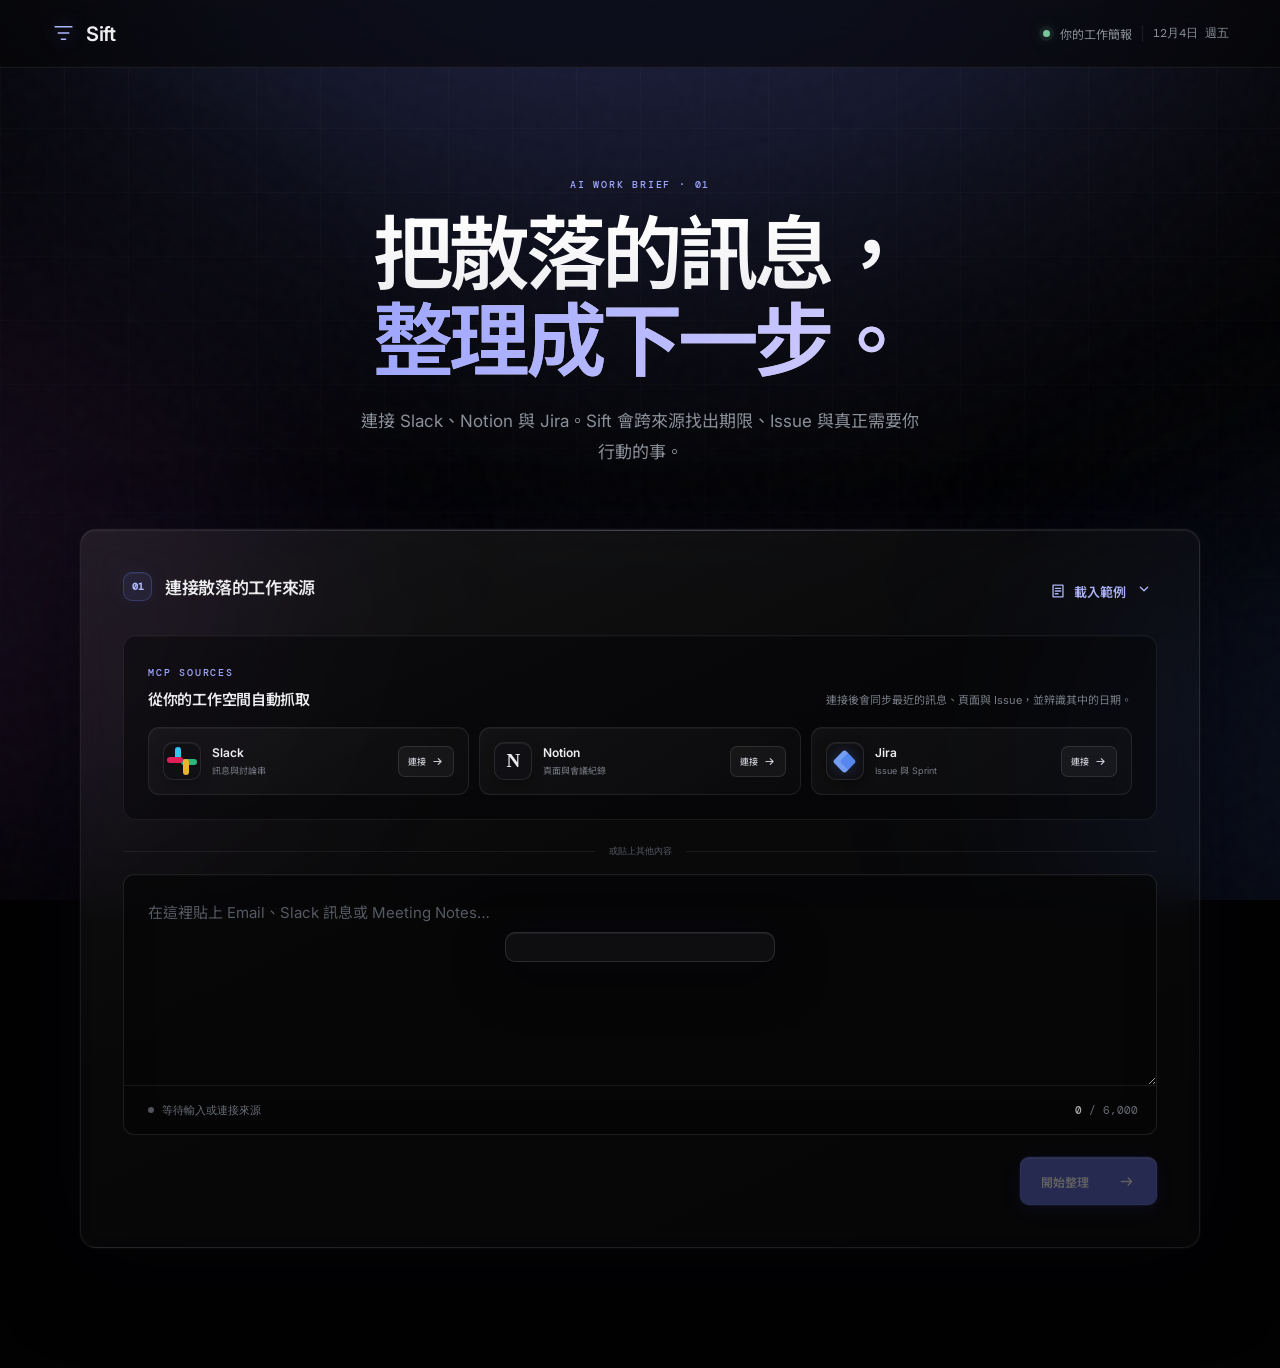
<file: index.html>
<!doctype html>
<html lang="zh-Hant">
  <head>
    <meta charset="UTF-8" />
    <meta name="viewport" content="width=device-width, initial-scale=1" />
    <meta name="theme-color" content="#050506" />
    <meta name="description" content="Sift 將零散的工作訊息整理成清楚、有優先順序的下一步。" />
    <title>Sift — 把訊息變成下一步</title>
    <link rel="stylesheet" href="style.css?v=4" />
  </head>
  <body>
    <a class="skip-link" href="#workspace">跳至主要內容</a>
    <div class="ambient" aria-hidden="true">
      <span class="ambient-blob blob-primary"></span>
      <span class="ambient-blob blob-secondary"></span>
      <span class="ambient-blob blob-tertiary"></span>
      <span class="ambient-grid"></span>
      <span class="ambient-noise"></span>
    </div>
    <header class="topbar">
      <a class="brand" href="#" aria-label="Sift 首頁">
        <svg viewBox="0 0 28 28" aria-hidden="true"><path d="M4 6.5h20M7.5 13.5h13M11 20.5h6" /></svg>
        <span>Sift</span>
      </a>
      <div class="topbar-meta"><span class="status-dot" aria-hidden="true"></span><span>你的工作簡報</span><span class="date" id="current-date"></span></div>
    </header>

    <main id="workspace">
      <section class="intro" id="intro">
        <div class="eyebrow reveal">AI WORK BRIEF · 01</div>
        <h1 class="reveal">把散落的訊息，<br /><em>整理成下一步。</em></h1>
        <p class="intro-copy reveal">連接 Slack、Notion 與 Jira。Sift 會跨來源找出期限、Issue 與真正需要你行動的事。</p>
      </section>

      <section class="composer reveal spotlight-surface" id="composer" aria-labelledby="input-heading">
        <div class="composer-head">
          <div><span class="step-no">01</span><h2 id="input-heading">連接散落的工作來源</h2></div>
          <div class="sample-wrap">
            <button class="text-button" id="sample-button" type="button"><svg viewBox="0 0 20 20" aria-hidden="true"><path d="M4.5 3.5h11v13h-11zM7 7h6M7 10h6M7 13h3" /></svg><span id="sample-label">載入範例</span></button>
            <button class="icon-button sample-menu-trigger" id="sample-menu-trigger" type="button" aria-label="選擇其他範例" aria-expanded="false" aria-controls="sample-menu"><svg viewBox="0 0 20 20" aria-hidden="true"><path d="m6 8 4 4 4-4" /></svg></button>
            <div class="sample-menu" id="sample-menu" role="menu" hidden>
              <button type="button" role="menuitem" data-sample="work"><span>跨部門協作</span><small>4 項待辦</small></button>
              <button type="button" role="menuitem" data-sample="info"><span>純資訊公告</span><small>無待辦狀態</small></button>
              <button type="button" role="menuitem" data-sample="error"><span>格式異常內容</span><small>錯誤狀態</small></button>
            </div>
          </div>
        </div>

        <section class="source-connectors" aria-labelledby="source-heading">
          <div class="source-heading">
            <div>
              <span class="mcp-label">MCP SOURCES</span>
              <h3 id="source-heading">從你的工作空間自動抓取</h3>
            </div>
            <p>連接後會同步最近的訊息、頁面與 Issue，並辨識其中的日期。</p>
          </div>
          <div class="connector-grid">
            <article class="connector-card" data-connector-card="slack">
              <div class="connector-icon slack-icon" aria-hidden="true"><span></span><span></span><span></span><span></span></div>
              <div class="connector-copy"><strong>Slack</strong><small data-connector-status>訊息與討論串</small></div>
              <button class="connect-button" type="button" data-connect="slack" aria-label="連接 Slack"><span>連接</span><svg viewBox="0 0 18 18" aria-hidden="true"><path d="M4 9h10M10 5l4 4-4 4" /></svg></button>
            </article>
            <article class="connector-card" data-connector-card="notion">
              <div class="connector-icon notion-icon" aria-hidden="true">N</div>
              <div class="connector-copy"><strong>Notion</strong><small data-connector-status>頁面與會議紀錄</small></div>
              <button class="connect-button" type="button" data-connect="notion" aria-label="連接 Notion"><span>連接</span><svg viewBox="0 0 18 18" aria-hidden="true"><path d="M4 9h10M10 5l4 4-4 4" /></svg></button>
            </article>
            <article class="connector-card" data-connector-card="jira">
              <div class="connector-icon jira-icon" aria-hidden="true"><span></span></div>
              <div class="connector-copy"><strong>Jira</strong><small data-connector-status>Issue 與 Sprint</small></div>
              <button class="connect-button" type="button" data-connect="jira" aria-label="連接 Jira"><span>連接</span><svg viewBox="0 0 18 18" aria-hidden="true"><path d="M4 9h10M10 5l4 4-4 4" /></svg></button>
            </article>
          </div>
          <div class="sync-strip" id="sync-strip" hidden>
            <div><span class="sync-pulse"></span><p><strong id="sync-source-count">0 個來源已連接</strong><small id="sync-detail">等待同步</small></p></div>
            <button id="sync-all" type="button"><svg viewBox="0 0 18 18" aria-hidden="true"><path d="M14 6V3l-1.5 1.5A6 6 0 1 0 15 9M14 3h-3" /></svg>重新同步</button>
          </div>
        </section>

        <div class="or-divider"><span>或貼上其他內容</span></div>
        <div class="input-shell" id="input-shell">
          <textarea id="source-input" aria-describedby="input-status" placeholder="在這裡貼上 Email、Slack 訊息或 Meeting Notes…" maxlength="6000"></textarea>
          <div class="input-footer"><div class="input-state" id="input-status" aria-live="polite"><span class="input-pulse"></span><span>等待輸入</span></div><span class="char-count"><b id="char-count">0</b> / 6,000</span></div>
        </div>
        <div class="composer-actions">
          <button class="primary-button" id="analyze-button" type="button" disabled><span>開始整理</span><svg viewBox="0 0 22 22" aria-hidden="true"><path d="M5 11h12M13 7l4 4-4 4" /></svg></button>
        </div>
      </section>

      <section class="processing" id="processing" aria-live="polite" hidden>
        <div class="processing-mark" aria-hidden="true"><span></span><span></span><span></span></div>
        <p class="processing-label">SIFTING YOUR INPUT</p>
        <h2 id="processing-title">正在理解訊息脈絡</h2>
        <div class="processing-track"><span id="processing-progress"></span></div>
        <div class="processing-steps" aria-hidden="true"><span class="active">辨識來源</span><span>擷取行動</span><span>排列優先順序</span></div>
      </section>

      <section class="results" id="results" hidden aria-labelledby="brief-title">
        <div class="results-top">
          <div><div class="eyebrow">YOUR DAILY BRIEF · <span id="brief-date"></span></div><h2 id="brief-title">今天，先處理<span>這些。</span></h2></div>
          <button class="secondary-button" id="new-analysis" type="button"><svg viewBox="0 0 20 20" aria-hidden="true"><path d="M10 4v12M4 10h12" /></svg>整理新內容</button>
        </div>
        <article class="daily-brief spotlight-surface" id="daily-brief">
          <div class="brief-orbit" aria-hidden="true"><span></span></div>
          <div class="brief-copy"><span class="brief-label">今日重點</span><p id="summary-text"></p></div>
          <div class="brief-stats" id="brief-stats"></div>
        </article>
        <div class="task-toolbar">
          <div class="filter-tabs" role="tablist" aria-label="篩選任務">
            <button class="active" type="button" role="tab" aria-selected="true" data-filter="active">待處理 <span id="active-count">0</span></button>
            <button type="button" role="tab" aria-selected="false" data-filter="done">已完成 <span id="done-count">0</span></button>
            <button type="button" role="tab" aria-selected="false" data-filter="all">全部</button>
          </div>
          <span class="sort-label"><svg viewBox="0 0 20 20" aria-hidden="true"><path d="M6 4v12M3.5 6.5 6 4l2.5 2.5M14 16V4m-2.5 9.5L14 16l2.5-2.5" /></svg>依優先順序</span>
        </div>
        <div class="task-list" id="task-list"></div>
        <div class="all-done" id="all-done" hidden><div class="done-mark"><svg viewBox="0 0 32 32" aria-hidden="true"><path d="m9 16 5 5 9-10" /></svg></div><h3>今天的重要事項都完成了</h3><p>做得好。你可以切換「已完成」再次查看。</p></div>
      </section>

      <section class="state-panel" id="no-action-state" hidden aria-live="polite">
        <div class="state-illustration quiet" aria-hidden="true"><span></span><span></span><span></span></div>
        <span class="state-kicker">NO ACTION NEEDED</span><h2>這些內容暫時不需要你採取行動。</h2><p>我們找到 3 則重要資訊，但沒有明確的待辦或期限。你可以加入更多脈絡，再分析一次。</p>
        <div class="state-actions"><button class="primary-button edit-input" type="button">返回補充內容</button><button class="secondary-button new-analysis-trigger" type="button">整理其他內容</button></div>
      </section>

      <section class="state-panel error-panel" id="error-state" hidden role="alert">
        <div class="state-illustration error" aria-hidden="true">!</div>
        <span class="state-kicker">ANALYSIS INTERRUPTED</span><h2>這次沒有整理成功。</h2><p>輸入內容的格式似乎不完整。原始內容還在，你可以返回檢查，或直接再試一次。</p>
        <div class="state-actions"><button class="primary-button" id="retry-button" type="button">重新嘗試</button><button class="secondary-button edit-input" type="button">返回檢查內容</button></div>
      </section>
    </main>

    <div class="toast" id="toast" role="status" aria-live="polite" aria-atomic="true"><span id="toast-message"></span><button id="toast-action" type="button" hidden>復原</button></div>
    <script src="app.js?v=4"></script>
  </body>
</html>
</file>
<file: style.css>
@import url('https://fonts.googleapis.com/css2?family=DM+Mono:wght@400;500&family=Inter:wght@400;500;600&family=Noto+Sans+TC:wght@400;500;600&display=swap');

:root {
  --paper: #f3f1eb; --paper-deep: #e8e5dc; --ink: #17231f; --muted: #6f7772;
  --line: #d6d4cc; --white: #fbfaf7; --moss: #355f50; --moss-dark: #24483d;
  --moss-soft: #dfe8e2; --red: #ad493f; --amber: #9a6d28; --green: #4f765e;
  --shadow: 0 24px 70px rgba(23, 35, 31, .08);
}

* { box-sizing: border-box; }
html { scroll-behavior: smooth; }
body { margin: 0; min-width: 320px; min-height: 100vh; color: var(--ink); background: var(--paper); font-family: "DM Sans", "PingFang TC", "Noto Sans TC", sans-serif; -webkit-font-smoothing: antialiased; }
button, textarea, input, select { font: inherit; }
button { color: inherit; }
button, [role="button"] { -webkit-tap-highlight-color: transparent; }
button:focus-visible, textarea:focus-visible, input:focus-visible, select:focus-visible, a:focus-visible { outline: 3px solid rgba(53, 95, 80, .25); outline-offset: 3px; }
.skip-link { position: fixed; top: 8px; left: 8px; z-index: 100; padding: 10px 14px; background: var(--ink); color: white; transform: translateY(-150%); }
.skip-link:focus { transform: translateY(0); }

.topbar { height: 74px; padding: 0 clamp(20px, 4vw, 64px); display: flex; align-items: center; justify-content: space-between; border-bottom: 1px solid var(--line); }
.brand { display: inline-flex; align-items: center; gap: 10px; color: var(--ink); text-decoration: none; font-weight: 600; font-size: 20px; letter-spacing: -.03em; }
.brand svg { width: 25px; fill: none; stroke: currentColor; stroke-width: 1.7; }
.topbar-meta { display: flex; align-items: center; gap: 10px; color: var(--muted); font-size: 13px; }
.topbar-meta .date { padding-left: 10px; border-left: 1px solid var(--line); }
.status-dot { width: 7px; height: 7px; border-radius: 50%; background: #63977a; box-shadow: 0 0 0 4px rgba(99,151,122,.12); }

main { width: min(1120px, calc(100% - 40px)); margin: 0 auto; padding: 92px 0 120px; }
.intro { max-width: 800px; margin-bottom: 54px; }
.eyebrow, .state-kicker, .processing-label { color: var(--moss); font-size: 11px; line-height: 1; font-weight: 600; letter-spacing: .16em; }
h1, h2, h3, p { margin-top: 0; }
.intro h1 { margin: 20px 0 22px; font-size: clamp(45px, 6.2vw, 78px); line-height: 1.13; letter-spacing: -.055em; font-weight: 500; }
.intro h1 em { font-family: "Noto Serif TC", "Songti TC", serif; font-style: normal; font-weight: 500; color: var(--moss); }
.intro-copy { max-width: 570px; margin: 0; color: var(--muted); font-size: 17px; line-height: 1.8; }
.reveal { animation: enter .7s cubic-bezier(.2,.8,.2,1) both; }
.intro .reveal:nth-child(2) { animation-delay: .07s; }
.intro .reveal:nth-child(3) { animation-delay: .14s; }
.composer.reveal { animation-delay: .18s; }
@keyframes enter { from { opacity: 0; transform: translateY(14px); } to { opacity: 1; transform: none; } }

.composer { background: var(--white); border: 1px solid var(--line); box-shadow: var(--shadow); padding: clamp(22px, 3.5vw, 42px); }
.composer-head, .composer-actions, .results-top, .task-toolbar { display: flex; align-items: center; justify-content: space-between; gap: 24px; }
.composer-head { margin-bottom: 25px; align-items: flex-start; }
.composer-head > div:first-child { display: flex; align-items: center; gap: 13px; }
.step-no { display: inline-grid; place-items: center; width: 29px; height: 29px; border-radius: 50%; background: var(--moss-soft); color: var(--moss); font-size: 10px; font-weight: 600; }
.composer h2 { margin: 0; font-size: 17px; font-weight: 600; letter-spacing: -.02em; }
.sample-wrap { position: relative; display: flex; align-items: center; }
.text-button, .icon-button { border: 0; background: none; cursor: pointer; }
.text-button { display: flex; align-items: center; gap: 7px; padding: 8px 5px; color: var(--moss); font-size: 13px; font-weight: 600; }
.text-button:hover { color: var(--moss-dark); }
.text-button svg, .icon-button svg, .sort-label svg, .secondary-button svg { width: 18px; height: 18px; fill: none; stroke: currentColor; stroke-width: 1.5; stroke-linecap: round; stroke-linejoin: round; }
.sample-menu-trigger { padding: 8px 4px; color: var(--moss); }
.sample-menu-trigger svg { transition: transform .2s; }
.sample-menu-trigger[aria-expanded="true"] svg { transform: rotate(180deg); }
.sample-menu { position: absolute; top: calc(100% + 8px); right: 0; z-index: 10; width: 220px; padding: 7px; border: 1px solid var(--line); background: var(--white); box-shadow: 0 18px 50px rgba(23,35,31,.14); animation: menuIn .18s ease-out; }
@keyframes menuIn { from { opacity: 0; transform: translateY(-5px); } }
.sample-menu button { width: 100%; padding: 11px 12px; border: 0; background: none; text-align: left; cursor: pointer; display: flex; flex-direction: column; gap: 3px; }
.sample-menu button:hover { background: var(--paper); }
.sample-menu span { font-size: 13px; font-weight: 600; }
.sample-menu small { color: var(--muted); font-size: 11px; }

.input-shell { border: 1px solid var(--line); background: #fdfcf9; transition: border .2s, box-shadow .2s; }
.input-shell:focus-within { border-color: var(--moss); box-shadow: 0 0 0 3px rgba(53,95,80,.09); }
.input-shell.has-content { border-color: #9aaca5; }
textarea { display: block; width: 100%; min-height: 280px; resize: vertical; padding: 24px 24px 14px; border: 0; outline: 0; background: transparent; color: var(--ink); font-size: 15px; line-height: 1.8; }
textarea::placeholder { color: #9c9f9b; }
.input-footer { min-height: 49px; padding: 0 18px 0 24px; display: flex; align-items: center; justify-content: space-between; gap: 20px; border-top: 1px solid #e8e6df; color: var(--muted); font-size: 11px; }
.input-state { display: flex; align-items: center; gap: 8px; }
.input-pulse { width: 6px; height: 6px; border-radius: 50%; background: #b6b8b4; }
.has-content .input-pulse { background: var(--green); animation: pulse 1.8s infinite; }
@keyframes pulse { 50% { box-shadow: 0 0 0 5px rgba(79,118,94,.12); } }
.char-count b { color: var(--ink); font-weight: 500; }
.composer-actions { padding-top: 22px; }
.composer-actions p { margin: 0; color: #90958f; font-size: 11px; }

.primary-button, .secondary-button { min-height: 48px; border: 1px solid transparent; padding: 0 20px; display: inline-flex; align-items: center; justify-content: center; gap: 28px; cursor: pointer; font-weight: 600; font-size: 13px; transition: transform .2s, background .2s, color .2s, opacity .2s; }
.primary-button { color: white; background: var(--moss); }
.primary-button:hover:not(:disabled) { background: var(--moss-dark); transform: translateY(-1px); }
.primary-button:active:not(:disabled) { transform: translateY(0); }
.primary-button:disabled { opacity: .36; cursor: not-allowed; }
.primary-button svg { width: 19px; height: 19px; fill: none; stroke: currentColor; stroke-width: 1.5; stroke-linecap: round; stroke-linejoin: round; transition: transform .2s; }
.primary-button:hover svg { transform: translateX(3px); }
.secondary-button { border-color: var(--line); background: transparent; color: var(--ink); gap: 9px; }
.secondary-button:hover { border-color: #9da59f; background: rgba(255,255,255,.4); }

.processing { min-height: 540px; display: flex; flex-direction: column; align-items: center; justify-content: center; text-align: center; animation: fadeIn .35s both; }
.processing[hidden], .results[hidden], .state-panel[hidden], .all-done[hidden], [hidden] { display: none !important; }
.processing-mark { width: 86px; height: 86px; position: relative; display: grid; place-items: center; margin-bottom: 35px; }
.processing-mark::before, .processing-mark::after { content: ""; position: absolute; inset: 0; border: 1px solid var(--line); border-radius: 50%; }
.processing-mark::after { inset: 10px; border-color: #b8c9c1; animation: orbit 2.2s linear infinite; border-top-color: var(--moss); }
.processing-mark span { width: 4px; height: 4px; margin: 2px; background: var(--moss); border-radius: 50%; display: inline-block; animation: dots 1.2s infinite ease-in-out; }
.processing-mark span:nth-child(2) { animation-delay: .13s; }
.processing-mark span:nth-child(3) { animation-delay: .26s; }
@keyframes orbit { to { transform: rotate(360deg); } }
@keyframes dots { 0%,60%,100% { transform: translateY(0); opacity: .35; } 30% { transform: translateY(-4px); opacity: 1; } }
.processing h2 { margin: 15px 0 28px; font-family: "Noto Serif TC", "Songti TC", serif; font-weight: 500; font-size: clamp(25px, 4vw, 36px); }
.processing-track { width: min(360px, 80vw); height: 2px; background: var(--line); overflow: hidden; }
.processing-track span { display: block; height: 100%; width: 12%; background: var(--moss); transition: width .55s ease; }
.processing-steps { width: min(390px, 86vw); margin-top: 14px; display: flex; justify-content: space-between; color: #a0a49f; font-size: 10px; }
.processing-steps span { transition: color .25s; }
.processing-steps span.active { color: var(--moss); font-weight: 600; }

.results { animation: fadeIn .55s both; }
@keyframes fadeIn { from { opacity: 0; } }
.results-top { align-items: flex-end; margin-bottom: 42px; }
.results-top h2 { margin: 17px 0 0; font-family: "Noto Serif TC", "Songti TC", serif; font-size: clamp(34px, 5vw, 53px); line-height: 1.2; letter-spacing: -.045em; font-weight: 500; }
.daily-brief { position: relative; min-height: 200px; padding: 38px 38px 34px; overflow: hidden; display: grid; grid-template-columns: 80px minmax(0, 1fr) auto; align-items: center; gap: 30px; color: #f6f5f0; background: var(--ink); }
.daily-brief::after { content: ""; position: absolute; width: 290px; height: 290px; border: 1px solid rgba(255,255,255,.07); border-radius: 50%; right: -90px; top: -145px; }
.brief-orbit { width: 62px; height: 62px; border: 1px solid rgba(255,255,255,.2); border-radius: 50%; display: grid; place-items: center; }
.brief-orbit span { width: 10px; height: 10px; background: #91b3a3; border-radius: 50%; box-shadow: 0 0 0 8px rgba(145,179,163,.08); }
.brief-label { display: block; margin-bottom: 13px; color: #91b3a3; font-size: 11px; font-weight: 600; letter-spacing: .13em; }
.brief-copy p { max-width: 650px; margin: 0; font-family: "Noto Serif TC", "Songti TC", serif; font-size: clamp(18px, 2.4vw, 27px); line-height: 1.55; letter-spacing: -.02em; }
.brief-stats { min-width: 165px; padding-left: 27px; border-left: 1px solid rgba(255,255,255,.15); display: grid; grid-template-columns: 1fr 1fr; gap: 25px; }
.brief-stat strong { display: block; font-size: 25px; line-height: 1; font-weight: 500; }
.brief-stat span { display: block; margin-top: 8px; color: #9fa9a4; font-size: 10px; }

.task-toolbar { min-height: 91px; margin-top: 30px; border-bottom: 1px solid var(--line); }
.filter-tabs { display: flex; height: 91px; gap: 26px; }
.filter-tabs button { position: relative; padding: 0; border: 0; background: none; color: var(--muted); cursor: pointer; font-size: 13px; }
.filter-tabs button::after { content: ""; position: absolute; left: 0; right: 0; bottom: -1px; height: 2px; background: var(--moss); transform: scaleX(0); transition: transform .2s; }
.filter-tabs button.active { color: var(--ink); font-weight: 600; }
.filter-tabs button.active::after { transform: scaleX(1); }
.filter-tabs span { margin-left: 4px; color: #919792; }
.sort-label { display: flex; align-items: center; gap: 7px; color: var(--muted); font-size: 11px; }

.task-list { display: flex; flex-direction: column; }
.task-card { position: relative; min-height: 146px; display: grid; grid-template-columns: 42px minmax(0, 1fr) 350px 40px; align-items: center; gap: 18px; border-bottom: 1px solid var(--line); animation: taskIn .42s cubic-bezier(.2,.7,.2,1) both; transition: opacity .25s, background .2s; }
.task-card:hover { background: rgba(255,255,255,.32); }
.task-card.done { opacity: .6; }
.task-card.done .task-title { text-decoration: line-through; text-decoration-thickness: 1px; }
@keyframes taskIn { from { opacity: 0; transform: translateY(9px); } }
.check-button { width: 27px; height: 27px; display: grid; place-items: center; border-radius: 50%; border: 1px solid #adb2ae; background: transparent; cursor: pointer; transition: background .2s, border .2s, transform .2s; }
.check-button:hover { border-color: var(--moss); transform: scale(1.06); }
.check-button svg { width: 15px; fill: none; stroke: white; stroke-width: 2; stroke-linecap: round; stroke-linejoin: round; stroke-dasharray: 18; stroke-dashoffset: 18; }
.done .check-button { background: var(--moss); border-color: var(--moss); }
.done .check-button svg { animation: check .35s forwards; }
@keyframes check { to { stroke-dashoffset: 0; } }
.task-main { min-width: 0; padding: 28px 0; }
.priority { display: inline-flex; align-items: center; gap: 7px; margin-bottom: 10px; font-size: 10px; font-weight: 600; letter-spacing: .08em; }
.priority::before { content: ""; width: 7px; height: 7px; border-radius: 50%; background: currentColor; }
.priority.high { color: var(--red); } .priority.medium { color: var(--amber); } .priority.low { color: var(--green); }
.task-title { margin: 0; font-size: 17px; font-weight: 600; letter-spacing: -.02em; line-height: 1.45; }
.task-description { margin: 7px 0 0; color: var(--muted); font-size: 12px; line-height: 1.6; white-space: nowrap; overflow: hidden; text-overflow: ellipsis; }
.task-meta { display: grid; grid-template-columns: 1fr 1fr; align-items: center; }
.meta-item { min-height: 44px; padding-left: 23px; border-left: 1px solid var(--line); display: flex; flex-direction: column; justify-content: center; gap: 5px; }
.meta-item span { color: #8c928e; font-size: 9px; letter-spacing: .1em; text-transform: uppercase; }
.meta-item strong { font-size: 12px; font-weight: 500; }
.source-name { display: inline-flex; align-items: center; gap: 7px; }
.source-name::before { content: attr(data-initial); display: inline-grid; place-items: center; width: 21px; height: 21px; border-radius: 50%; color: var(--moss); background: var(--moss-soft); font-size: 8px; font-weight: 600; }
.more-wrap { position: relative; }
.more-button { width: 38px; height: 38px; border: 0; background: none; cursor: pointer; color: var(--muted); border-radius: 50%; font-size: 20px; letter-spacing: 2px; line-height: 1; }
.more-button:hover { background: var(--paper-deep); color: var(--ink); }
.task-menu { position: absolute; top: 37px; right: 0; z-index: 8; min-width: 130px; padding: 6px; background: var(--white); border: 1px solid var(--line); box-shadow: 0 12px 35px rgba(23,35,31,.13); }
.task-menu button { width: 100%; border: 0; background: none; padding: 10px; text-align: left; cursor: pointer; font-size: 12px; }
.task-menu button:hover { background: var(--paper); }
.task-menu .delete { color: var(--red); }
.task-editor { grid-column: 2 / -1; margin: -6px 0 25px; padding: 23px; border: 1px solid var(--line); background: var(--white); display: grid; grid-template-columns: minmax(0, 2fr) 1fr 1fr; gap: 18px; animation: editIn .22s both; }
@keyframes editIn { from { opacity: 0; transform: translateY(-4px); } }
.field { display: flex; flex-direction: column; gap: 7px; }
.field.wide { grid-column: 1 / -1; }
.field label { color: var(--muted); font-size: 10px; font-weight: 600; letter-spacing: .08em; }
.field input, .field select { width: 100%; height: 42px; border: 1px solid var(--line); background: #fdfcf9; padding: 0 12px; outline: none; font-size: 13px; color: var(--ink); }
.field input:focus, .field select:focus { border-color: var(--moss); }
.editor-actions { grid-column: 1 / -1; display: flex; justify-content: flex-end; gap: 10px; }
.editor-actions button { height: 38px; padding: 0 17px; border: 1px solid var(--line); background: transparent; cursor: pointer; font-size: 12px; font-weight: 600; }
.editor-actions .save-edit { background: var(--moss); color: white; border-color: var(--moss); }
.all-done { padding: 70px 20px; text-align: center; }
.done-mark { width: 48px; height: 48px; margin: 0 auto 20px; display: grid; place-items: center; color: white; background: var(--moss); border-radius: 50%; }
.done-mark svg { width: 25px; fill: none; stroke: currentColor; stroke-width: 1.8; }
.all-done h3 { margin-bottom: 8px; font-family: "Noto Serif TC", serif; font-size: 22px; }
.all-done p { color: var(--muted); font-size: 13px; }

.state-panel { max-width: 690px; min-height: 530px; margin: 40px auto 0; padding: 65px 45px; background: var(--white); border: 1px solid var(--line); box-shadow: var(--shadow); text-align: center; animation: enter .5s both; }
.state-illustration { width: 86px; height: 86px; margin: 0 auto 35px; position: relative; }
.quiet { border: 1px solid #b7c2bc; border-radius: 50%; display: grid; place-items: center; }
.quiet::after { content: ""; position: absolute; width: 46px; height: 1px; background: var(--moss); transform: rotate(-15deg); }
.quiet span { position: absolute; width: 5px; height: 5px; border-radius: 50%; background: var(--moss); }
.quiet span:nth-child(1) { top: 18px; left: 35px; } .quiet span:nth-child(2) { bottom: 18px; right: 26px; } .quiet span:nth-child(3) { bottom: 25px; left: 19px; }
.state-illustration.error { display: grid; place-items: center; border: 1px solid var(--red); border-radius: 50%; color: var(--red); font-family: serif; font-size: 35px; }
.state-panel h2 { margin: 18px auto 15px; max-width: 510px; font-family: "Noto Serif TC", serif; font-size: clamp(27px,4vw,38px); font-weight: 500; line-height: 1.45; letter-spacing: -.03em; }
.state-panel > p { max-width: 500px; margin: 0 auto; color: var(--muted); line-height: 1.75; font-size: 14px; }
.state-actions { margin-top: 35px; display: flex; justify-content: center; gap: 12px; }
.toast { position: fixed; z-index: 50; left: 50%; bottom: 28px; transform: translate(-50%, calc(100% + 60px)); min-width: 270px; padding: 14px 16px; display: flex; align-items: center; justify-content: space-between; gap: 25px; color: white; background: var(--ink); box-shadow: 0 12px 30px rgba(23,35,31,.2); font-size: 12px; transition: transform .35s cubic-bezier(.2,.8,.2,1); }
.toast.show { transform: translate(-50%, 0); }
.toast button { padding: 0; border: 0; background: none; color: #a8cbb9; cursor: pointer; font-weight: 600; font-size: 12px; }

@media (max-width: 820px) {
  main { width: min(100% - 32px, 720px); padding-top: 70px; }
  .intro { margin-bottom: 40px; }
  .daily-brief { grid-template-columns: 55px minmax(0,1fr); }
  .brief-orbit { width: 50px; height: 50px; }
  .brief-stats { grid-column: 2; padding: 22px 0 0; border-left: 0; border-top: 1px solid rgba(255,255,255,.15); }
  .task-card { grid-template-columns: 36px minmax(0,1fr) 40px; padding: 21px 0; gap: 12px; }
  .task-main { padding: 0; }
  .task-meta { grid-column: 2 / 4; width: 100%; margin-top: 4px; }
  .meta-item:first-child { padding-left: 0; border-left: 0; }
  .more-wrap { grid-column: 3; grid-row: 1; }
  .task-editor { grid-column: 1 / -1; margin: 2px 0 0; }
}

@media (max-width: 560px) {
  .topbar { height: 62px; padding: 0 18px; }
  .topbar-meta > span:not(.status-dot):not(.date) { display: none; }
  .topbar-meta .date { border: 0; padding: 0; font-size: 11px; }
  main { width: 100%; padding: 56px 18px 90px; }
  .intro { margin-bottom: 33px; }
  .intro h1 { font-size: clamp(39px, 12vw, 55px); margin: 16px 0 18px; }
  .intro-copy { font-size: 14px; line-height: 1.7; }
  .composer { margin: 0 -18px; border-left: 0; border-right: 0; padding: 23px 18px 18px; box-shadow: 0 15px 45px rgba(23,35,31,.05); }
  .composer-head { position: relative; min-height: 34px; margin-bottom: 18px; padding-right: 82px; }
  .composer-head > div:first-child { gap: 9px; }
  .composer h2 { font-size: 14px; }
  .step-no { width: 25px; height: 25px; }
  .text-button { font-size: 12px; }
  .text-button svg { display: none; }
  .sample-wrap { position: absolute; right: 0; top: -5px; }
  textarea { min-height: 280px; padding: 18px; font-size: 16px; }
  .input-footer { padding: 0 14px 0 18px; }
  .composer-actions { display: block; padding-top: 14px; }
  .composer-actions p { display: none; }
  .composer-actions .primary-button { width: 100%; }
  .sample-menu { right: -4px; }
  .processing { min-height: 500px; }
  .results-top { align-items: flex-start; margin-bottom: 27px; }
  .results-top h2 { font-size: 36px; }
  .results-top h2 span { display: block; }
  .results-top .secondary-button { width: 44px; min-width: 44px; min-height: 44px; padding: 0; font-size: 0; border-radius: 50%; }
  .results-top .secondary-button svg { width: 20px; }
  .daily-brief { margin: 0 -18px; padding: 28px 22px; grid-template-columns: 1fr; gap: 22px; }
  .brief-orbit { display: none; }
  .brief-stats { grid-column: 1; }
  .brief-copy p { font-size: 20px; }
  .task-toolbar { min-height: 75px; margin-top: 12px; }
  .filter-tabs { height: 75px; gap: 19px; }
  .sort-label { display: none; }
  .task-card { min-height: 0; grid-template-columns: 36px minmax(0,1fr) 36px; gap: 10px; }
  .task-title { font-size: 15px; }
  .task-description { white-space: normal; display: -webkit-box; -webkit-line-clamp: 2; -webkit-box-orient: vertical; }
  .meta-item { padding-left: 15px; }
  .task-editor { padding: 17px; grid-template-columns: 1fr; gap: 14px; }
  .field, .field.wide { grid-column: 1; }
  .editor-actions { grid-column: 1; }
  .state-panel { margin: 0 -18px; padding: 55px 24px; border-left: 0; border-right: 0; }
  .state-actions { flex-direction: column; }
  .toast { width: calc(100% - 32px); bottom: 16px; }
}

@media (prefers-reduced-motion: reduce) {
  *, *::before, *::after { animation-duration: .01ms !important; animation-iteration-count: 1 !important; scroll-behavior: auto !important; transition-duration: .01ms !important; }
}

/* Linear / Modern system -------------------------------------------------- */
:root {
  --paper: #050506;
  --paper-deep: #020203;
  --ink: #ededef;
  --muted: #8a8f98;
  --line: rgba(255,255,255,.07);
  --white: #0a0a0c;
  --moss: #5e6ad2;
  --moss-dark: #6872d9;
  --moss-soft: rgba(94,106,210,.12);
  --red: #e9867d;
  --amber: #d5aa61;
  --green: #70b38b;
  --shadow: 0 0 0 1px rgba(255,255,255,.025), 0 28px 80px rgba(0,0,0,.52), 0 0 90px rgba(94,106,210,.06);
  --expo: cubic-bezier(.16,1,.3,1);
  color-scheme: dark;
}

html { background: #050506; }
body {
  position: relative;
  color: var(--ink);
  background: radial-gradient(ellipse 100% 70% at 50% -20%, #11111e 0%, #050506 52%, #020203 100%);
  font-family: Inter, "Noto Sans TC", system-ui, sans-serif;
  overflow-x: hidden;
}
.ambient { position: fixed; inset: 0; z-index: 0; overflow: hidden; pointer-events: none; }
.ambient-blob { position: absolute; border-radius: 50%; will-change: transform; }
.blob-primary { width: min(96vw,1400px); height: 900px; left: 50%; top: -650px; background: rgba(94,106,210,.25); filter: blur(150px); transform: translateX(-50%); animation: ambientPrimary 10s ease-in-out infinite; }
.blob-secondary { width: 700px; height: 600px; left: -430px; top: 30%; background: rgba(132,73,168,.13); filter: blur(120px); animation: ambientSecondary 9s ease-in-out infinite; }
.blob-tertiary { width: 650px; height: 540px; right: -420px; top: 55%; background: rgba(62,91,187,.13); filter: blur(110px); animation: ambientTertiary 8s ease-in-out infinite; }
.ambient-grid { position: absolute; inset: 0; background-image: linear-gradient(rgba(255,255,255,.018) 1px,transparent 1px),linear-gradient(90deg,rgba(255,255,255,.018) 1px,transparent 1px); background-size: 64px 64px; mask-image: linear-gradient(to bottom,#000,transparent 92%); }
.ambient-noise { position: absolute; inset: -50%; opacity: .026; background-image: url("data:image/svg+xml,%3Csvg viewBox='0 0 180 180' xmlns='http://www.w3.org/2000/svg'%3E%3Cfilter id='n'%3E%3CfeTurbulence type='fractalNoise' baseFrequency='.9' numOctaves='4' stitchTiles='stitch'/%3E%3C/filter%3E%3Crect width='100%25' height='100%25' filter='url(%23n)' opacity='.8'/%3E%3C/svg%3E"); transform: rotate(12deg); }
@keyframes ambientPrimary { 0%,100% { transform:translateX(-50%) translateY(0); } 50% { transform:translateX(-50%) translateY(28px) rotate(1deg); } }
@keyframes ambientSecondary { 50% { transform:translate(32px,-24px) rotate(2deg); } }
@keyframes ambientTertiary { 50% { transform:translate(-28px,20px) rotate(-2deg); } }

.topbar { position:relative; z-index:10; height:68px; border-color:rgba(255,255,255,.07); background:rgba(5,5,6,.62); backdrop-filter:blur(20px) saturate(130%); box-shadow:inset 0 -1px 0 rgba(255,255,255,.015); }
.brand { color:#ededef; }.brand svg { stroke:#aeb4fa; filter:drop-shadow(0 0 8px rgba(94,106,210,.5)); }
.topbar-meta { color:#8a8f98; font-size:12px; }.topbar-meta .date { border-color:rgba(255,255,255,.08); font-family:"DM Mono",monospace; }
.status-dot { background:#7bc59a; box-shadow:0 0 0 4px rgba(112,179,139,.08),0 0 14px rgba(112,179,139,.55); }
main { position:relative; z-index:1; padding-top:112px; }
.intro { max-width:900px; margin:0 auto 62px; text-align:center; transform:translateY(var(--hero-y,0)) scale(var(--hero-scale,1)); opacity:var(--hero-opacity,1); transform-origin:top center; will-change:transform,opacity; }
.eyebrow,.state-kicker,.processing-label,.mcp-label { color:#9fa8ff; font-family:"DM Mono",monospace; font-size:10px; font-weight:500; letter-spacing:.18em; }
.intro h1 { font-family:Inter,"Noto Sans TC",sans-serif; font-size:clamp(48px,6.3vw,82px); line-height:1.08; letter-spacing:-.058em; font-weight:600; color:transparent; background:linear-gradient(180deg,#fff 0%,#f0f0f3 45%,rgba(237,237,239,.62) 100%); -webkit-background-clip:text; background-clip:text; }
.intro h1 em { font-family:inherit; font-weight:600; color:transparent; background:linear-gradient(100deg,#9da5ff,#d0cbff 48%,#7481ec 70%,#9da5ff); background-size:200% auto; -webkit-background-clip:text; background-clip:text; animation:headlineShimmer 7s linear infinite; }
@keyframes headlineShimmer { to { background-position:-200% center; } }
.intro-copy { margin-inline:auto; color:#8a8f98; }
.reveal { animation-timing-function:var(--expo); }

.spotlight-surface { --mouse-x:50%; --mouse-y:50%; isolation:isolate; overflow:hidden; }
.spotlight-surface::before { content:""; position:absolute; z-index:-1; inset:0; pointer-events:none; opacity:0; background:radial-gradient(320px circle at var(--mouse-x) var(--mouse-y),rgba(94,106,210,.16),transparent 65%); transition:opacity .25s ease-out; }
.spotlight-surface:hover::before { opacity:1; }
.composer { border:1px solid rgba(255,255,255,.075); border-radius:16px; background:linear-gradient(155deg,rgba(255,255,255,.075),rgba(255,255,255,.026) 45%,rgba(255,255,255,.018)); box-shadow:var(--shadow),inset 0 1px 0 rgba(255,255,255,.07); backdrop-filter:blur(16px); }
.composer::after { content:""; position:absolute; z-index:-1; top:0; left:8%; right:8%; height:1px; background:linear-gradient(90deg,transparent,rgba(180,186,255,.5),transparent); opacity:.45; }
.step-no { border-radius:9px; border:1px solid rgba(94,106,210,.35); color:#b1b8ff; background:rgba(94,106,210,.11); font-family:"DM Mono",monospace; box-shadow:inset 0 1px 0 rgba(255,255,255,.06),0 0 20px rgba(94,106,210,.08); }
.composer h2 { color:#ededef; }.text-button,.sample-menu-trigger { color:#aab1f4; }.text-button:hover { color:#d2d6ff; text-shadow:0 0 16px rgba(94,106,210,.45); }
.sample-menu { border-color:rgba(255,255,255,.12); border-radius:12px; background:rgba(13,13,16,.95); backdrop-filter:blur(24px); box-shadow:0 18px 55px rgba(0,0,0,.6),inset 0 1px 0 rgba(255,255,255,.06); }
.sample-menu button { border-radius:7px; color:#ededef; }.sample-menu button:hover { background:rgba(255,255,255,.07); }.sample-menu small { color:#8a8f98; }

.source-connectors { margin-bottom:25px; padding:24px; border:1px solid rgba(255,255,255,.07); border-radius:13px; background:rgba(5,5,7,.46); box-shadow:inset 0 1px 0 rgba(255,255,255,.025); }
.source-heading { display:flex; align-items:flex-end; justify-content:space-between; gap:24px; margin-bottom:18px; }.source-heading h3 { margin:8px 0 0; font-size:15px; font-weight:600; letter-spacing:-.02em; }.source-heading p { max-width:380px; margin:0; color:#777c86; font-size:11px; line-height:1.65; text-align:right; }
.connector-grid { display:grid; grid-template-columns:repeat(3,1fr); gap:10px; }
.connector-card { position:relative; min-width:0; padding:14px; display:grid; grid-template-columns:38px minmax(0,1fr) auto; align-items:center; gap:11px; border:1px solid rgba(255,255,255,.075); border-radius:11px; background:linear-gradient(145deg,rgba(255,255,255,.045),rgba(255,255,255,.018)); box-shadow:inset 0 1px 0 rgba(255,255,255,.035); transition:border-color .25s,background .25s,transform .25s var(--expo),box-shadow .25s; }
.connector-card:hover { transform:translateY(-2px); border-color:rgba(255,255,255,.13); background:rgba(255,255,255,.06); box-shadow:0 10px 28px rgba(0,0,0,.25),0 0 30px rgba(94,106,210,.04),inset 0 1px 0 rgba(255,255,255,.05); }
.connector-card.connected { border-color:rgba(94,106,210,.32); background:linear-gradient(145deg,rgba(94,106,210,.12),rgba(255,255,255,.025)); box-shadow:0 0 28px rgba(94,106,210,.07),inset 0 1px 0 rgba(255,255,255,.05); }
.connector-card.connecting { animation:connectorPulse 1s ease-in-out infinite; }@keyframes connectorPulse { 50% { border-color:rgba(126,137,235,.5); box-shadow:0 0 26px rgba(94,106,210,.12); } }
.connector-icon { width:38px; height:38px; display:grid; place-items:center; border:1px solid rgba(255,255,255,.1); border-radius:10px; background:#101014; box-shadow:inset 0 1px 0 rgba(255,255,255,.06),0 5px 14px rgba(0,0,0,.25); }
.notion-icon { color:#ededf0; font-family:Georgia,serif; font-size:19px; font-weight:700; }.jira-icon span { width:17px; height:17px; border-radius:3px; background:#5687ef; transform:rotate(45deg); box-shadow:inset 5px -5px 0 rgba(255,255,255,.18),0 0 12px rgba(86,135,239,.25); }.slack-icon { position:relative; display:block; }.slack-icon span { position:absolute; width:6px; height:16px; border-radius:4px; }.slack-icon span:nth-child(1){background:#36c5f0;left:11px;top:4px}.slack-icon span:nth-child(2){background:#2eb67d;right:8px;top:11px;transform:rotate(90deg)}.slack-icon span:nth-child(3){background:#ecb22e;right:11px;bottom:4px}.slack-icon span:nth-child(4){background:#e01e5a;left:8px;bottom:11px;transform:rotate(90deg)}
.connector-copy { min-width:0; display:flex; flex-direction:column; gap:4px; }.connector-copy strong { font-size:12px; font-weight:600; }.connector-copy small { overflow:hidden; color:#777c86; font-size:9px; white-space:nowrap; text-overflow:ellipsis; }.connected .connector-copy small { color:#9ca5ef; }
.connect-button { height:31px; padding:0 9px; display:flex; align-items:center; gap:5px; border:1px solid rgba(255,255,255,.1); border-radius:7px; color:#c7c9d0; background:rgba(255,255,255,.045); cursor:pointer; font-size:9px; font-weight:500; transition:background .2s,border .2s,transform .2s; }.connect-button:hover { border-color:rgba(94,106,210,.4); background:rgba(94,106,210,.14); transform:translateY(-1px); }.connect-button:disabled { cursor:wait; opacity:.75; }.connect-button svg { width:13px; fill:none; stroke:currentColor; stroke-width:1.5; stroke-linecap:round; stroke-linejoin:round; }.connected .connect-button { color:#cbd0ff; border-color:rgba(94,106,210,.28); background:rgba(94,106,210,.14); }.connected .connect-button svg { display:none; }
.sync-strip { margin-top:12px; min-height:52px; padding:9px 12px; display:flex; align-items:center; justify-content:space-between; gap:15px; border:1px solid rgba(94,106,210,.18); border-radius:9px; background:rgba(94,106,210,.065); animation:syncIn .3s var(--expo) both; }@keyframes syncIn { from { opacity:0; transform:translateY(-5px); } }.sync-strip > div { display:flex; align-items:center; gap:10px; }.sync-strip p { margin:0; display:flex; flex-direction:column; gap:3px; }.sync-strip strong { font-size:10px; font-weight:500; }.sync-strip small { color:#747987; font-size:9px; }.sync-pulse { width:6px; height:6px; border-radius:50%; background:#7884e5; box-shadow:0 0 0 5px rgba(94,106,210,.09),0 0 12px rgba(94,106,210,.5); }.sync-strip button { padding:7px 9px; display:flex; align-items:center; gap:6px; border:0; color:#aeb5f8; background:transparent; cursor:pointer; font-size:9px; }.sync-strip button svg { width:14px; fill:none; stroke:currentColor; stroke-width:1.5; stroke-linecap:round; stroke-linejoin:round; }.sync-strip button.syncing svg { animation:syncSpin .8s linear infinite; }@keyframes syncSpin { to { transform:rotate(360deg); } }
.or-divider { margin:3px 0 16px; display:flex; align-items:center; gap:14px; color:#555a64; font-family:"DM Mono",monospace; font-size:9px; }.or-divider::before,.or-divider::after { content:""; height:1px; flex:1; background:rgba(255,255,255,.065); }

.input-shell { border-color:rgba(255,255,255,.09); border-radius:11px; background:rgba(7,7,9,.72); box-shadow:inset 0 1px 0 rgba(255,255,255,.025),inset 0 0 35px rgba(0,0,0,.16); }.input-shell:focus-within { border-color:rgba(104,114,217,.7); background:rgba(9,9,12,.92); box-shadow:0 0 0 3px rgba(94,106,210,.11),0 0 35px rgba(94,106,210,.08),inset 0 1px 0 rgba(255,255,255,.03); }.input-shell.has-content { border-color:rgba(121,131,218,.3); }
.input-shell.just-loaded { animation:loadedSignal 1s var(--expo); }
@keyframes loadedSignal { 0%,100% { box-shadow:inset 0 1px 0 rgba(255,255,255,.025); } 35% { border-color:rgba(126,137,235,.85); box-shadow:0 0 0 4px rgba(94,106,210,.13),0 0 42px rgba(94,106,210,.18),inset 0 1px 0 rgba(255,255,255,.05); } }
textarea { min-height:210px; color:#ededef; caret-color:#9ea7ff; }textarea::placeholder { color:#555961; }.input-footer { border-color:rgba(255,255,255,.07); color:#666b74; font-family:"DM Mono",monospace; }.char-count b { color:rgba(255,255,255,.65); }.input-pulse { background:#50535a; }.has-content .input-pulse { background:#8290f0; }.composer-actions { justify-content:flex-end; }
.primary-button,.secondary-button { border-radius:9px; font-size:12px; transition:transform .2s var(--expo),background .2s,border .2s,box-shadow .25s,opacity .2s; }.primary-button { background:#5e6ad2; border-color:rgba(139,149,255,.35); box-shadow:0 0 0 1px rgba(94,106,210,.24),0 5px 18px rgba(58,67,164,.34),inset 0 1px 0 rgba(255,255,255,.2); }.primary-button:hover:not(:disabled) { background:#6872d9; box-shadow:0 0 0 1px rgba(109,121,235,.5),0 8px 28px rgba(58,67,164,.48),0 0 45px rgba(94,106,210,.18),inset 0 1px 0 rgba(255,255,255,.22); }.primary-button:active:not(:disabled),.secondary-button:active { transform:scale(.98); }.secondary-button { border-color:rgba(255,255,255,.08); background:rgba(255,255,255,.05); color:#ededef; box-shadow:inset 0 1px 0 rgba(255,255,255,.06),0 5px 20px rgba(0,0,0,.2); }.secondary-button:hover { border-color:rgba(255,255,255,.13); background:rgba(255,255,255,.08); }

.processing-mark::before,.processing-mark::after { border-color:rgba(255,255,255,.08); box-shadow:0 0 40px rgba(94,106,210,.08); }.processing-mark::after { border-color:rgba(104,114,217,.2); border-top-color:#7e89eb; box-shadow:0 0 28px rgba(94,106,210,.15); }.processing-mark span { background:#a7afff; box-shadow:0 0 10px rgba(167,175,255,.8); }.processing h2 { font-family:Inter,"Noto Sans TC",sans-serif; }.processing-track { background:rgba(255,255,255,.08); }.processing-track span { background:linear-gradient(90deg,#5e6ad2,#9ba4ff); box-shadow:0 0 14px rgba(94,106,210,.7); }.processing-steps { color:#555962; font-family:"DM Mono",monospace; }.processing-steps span.active { color:#a5adf6; }
.results-top h2 { font-family:Inter,"Noto Sans TC",sans-serif; font-weight:600; color:transparent; background:linear-gradient(180deg,#fff,rgba(237,237,239,.72)); -webkit-background-clip:text; background-clip:text; }
.daily-brief { border:1px solid rgba(112,123,227,.18); border-radius:16px; color:#ededef; background:linear-gradient(130deg,rgba(94,106,210,.16),rgba(255,255,255,.05) 48%,rgba(255,255,255,.025)); box-shadow:var(--shadow),inset 0 1px 0 rgba(255,255,255,.08); }.daily-brief::after { border-color:rgba(157,166,255,.09); }.brief-orbit { border-color:rgba(170,178,255,.23); box-shadow:inset 0 0 25px rgba(94,106,210,.08),0 0 30px rgba(94,106,210,.07); }.brief-orbit span { background:#9ba4ff; box-shadow:0 0 0 8px rgba(94,106,210,.08),0 0 18px rgba(155,164,255,.65); }.brief-label { color:#aeb5fb; font-family:"DM Mono",monospace; }.brief-copy p { font-family:Inter,"Noto Sans TC",sans-serif; color:#e2e3e9; font-weight:500; }.brief-stats { border-color:rgba(255,255,255,.11); }.brief-stat span { color:#8a8f98; font-family:"DM Mono",monospace; }
.task-toolbar { border-color:rgba(255,255,255,.07); }.filter-tabs button { color:#8a8f98; }.filter-tabs button.active { color:#ededef; }.filter-tabs button::after { background:#7e89eb; box-shadow:0 0 12px rgba(94,106,210,.7); }.sort-label { color:#8a8f98; font-family:"DM Mono",monospace; }
.task-list { gap:12px; padding-top:18px; }.task-card { --mouse-x:50%; --mouse-y:50%; isolation:isolate; min-height:144px; margin:0; padding:0 18px; border:1px solid rgba(255,255,255,.07); border-radius:14px; background:linear-gradient(145deg,rgba(255,255,255,.045),rgba(255,255,255,.018)); box-shadow:0 0 0 1px rgba(0,0,0,.15),0 12px 35px rgba(0,0,0,.2),inset 0 1px 0 rgba(255,255,255,.035); transition:opacity .25s,border-color .25s,transform .25s var(--expo),box-shadow .25s,background .25s; }.task-card::before { content:""; position:absolute; z-index:-1; inset:0; border-radius:inherit; opacity:0; background:radial-gradient(300px circle at var(--mouse-x) var(--mouse-y),rgba(94,106,210,.15),transparent 68%); transition:opacity .25s; pointer-events:none; }.task-card:hover { transform:translateY(-3px); border-color:rgba(255,255,255,.13); background:linear-gradient(145deg,rgba(255,255,255,.065),rgba(255,255,255,.025)); box-shadow:0 0 0 1px rgba(255,255,255,.025),0 20px 48px rgba(0,0,0,.34),0 0 60px rgba(94,106,210,.055),inset 0 1px 0 rgba(255,255,255,.06); }.task-card:hover::before { opacity:1; }.check-button { border-radius:8px; border-color:rgba(255,255,255,.2); background:rgba(255,255,255,.025); }.done .check-button { background:#5e6ad2; border-color:#6872d9; box-shadow:0 0 16px rgba(94,106,210,.3); }.priority { font-family:"DM Mono",monospace; }.priority.high { color:#e9867d; }.priority.medium { color:#d5aa61; }.priority.low { color:#70b38b; }.task-title { color:#ededef; }.task-description { color:#8a8f98; }.meta-item { border-color:rgba(255,255,255,.07); }.meta-item span { color:#656a74; font-family:"DM Mono",monospace; }.source-name::before { border-radius:7px; color:#bcc2ff; background:rgba(94,106,210,.13); }.more-button { color:#6f747e; }.more-button:hover { color:#ededef; background:rgba(255,255,255,.07); }.task-menu { border-color:rgba(255,255,255,.12); border-radius:10px; background:rgba(14,14,17,.96); box-shadow:0 15px 45px rgba(0,0,0,.55),inset 0 1px 0 rgba(255,255,255,.05); }.task-menu button:hover { background:rgba(255,255,255,.07); }.task-editor { border-color:rgba(255,255,255,.12); border-radius:12px; background:rgba(10,10,12,.9); }.field input,.field select { border-color:rgba(255,255,255,.1); border-radius:8px; color:#ededef; background:#0f0f12; }.editor-actions button { border-color:rgba(255,255,255,.1); border-radius:8px; color:#ededef; background:rgba(255,255,255,.05); }.editor-actions .save-edit { background:#5e6ad2; border-color:#6872d9; }
.all-done h3 { font-family:Inter,"Noto Sans TC",sans-serif; }.done-mark { border-radius:14px; background:#5e6ad2; box-shadow:0 8px 30px rgba(94,106,210,.3); }
.state-panel { border-color:rgba(255,255,255,.075); border-radius:16px; background:linear-gradient(155deg,rgba(255,255,255,.07),rgba(255,255,255,.022)); box-shadow:var(--shadow),inset 0 1px 0 rgba(255,255,255,.06); }.state-panel h2 { font-family:Inter,"Noto Sans TC",sans-serif; color:#ededef; }.quiet { border-color:rgba(157,166,255,.25); box-shadow:inset 0 0 35px rgba(94,106,210,.07),0 0 38px rgba(94,106,210,.08); }.state-illustration.error { border-color:rgba(233,134,125,.45); color:#e9867d; }.toast { border:1px solid rgba(255,255,255,.12); border-radius:10px; color:#ededef; background:rgba(15,15,18,.95); backdrop-filter:blur(20px); box-shadow:0 16px 48px rgba(0,0,0,.55),0 0 45px rgba(94,106,210,.07),inset 0 1px 0 rgba(255,255,255,.06); }.toast button { color:#aab2fb; }

@media (max-width:900px) {
  .connector-grid { grid-template-columns:1fr; }.connector-card { grid-template-columns:38px minmax(0,1fr) 76px; }.source-heading { align-items:flex-start; }.source-heading p { max-width:300px; }
}
@media (max-width:560px) {
  main { padding-top:68px; }.intro { text-align:left; }.intro-copy { margin:0; }.composer { margin:0 -8px; border-radius:14px; }.source-connectors { margin-inline:-1px; padding:16px 13px; }.source-heading { display:block; }.source-heading p { margin-top:8px; text-align:left; }.connector-card { padding:12px; }.sync-strip { align-items:flex-start; }.sync-strip small { line-height:1.45; }.sync-strip button { flex:0 0 auto; font-size:0; }.sync-strip button svg { width:16px; }.or-divider { margin-top:2px; }.daily-brief { margin-inline:-8px; border-radius:14px; }.task-card { padding:20px 13px; border-radius:12px; }.state-panel { margin-inline:-8px; border-radius:14px; }
}
@media (prefers-reduced-motion:reduce) {
  .intro { transform:none !important; opacity:1 !important; }.ambient-blob { animation:none !important; }
}
</file>
